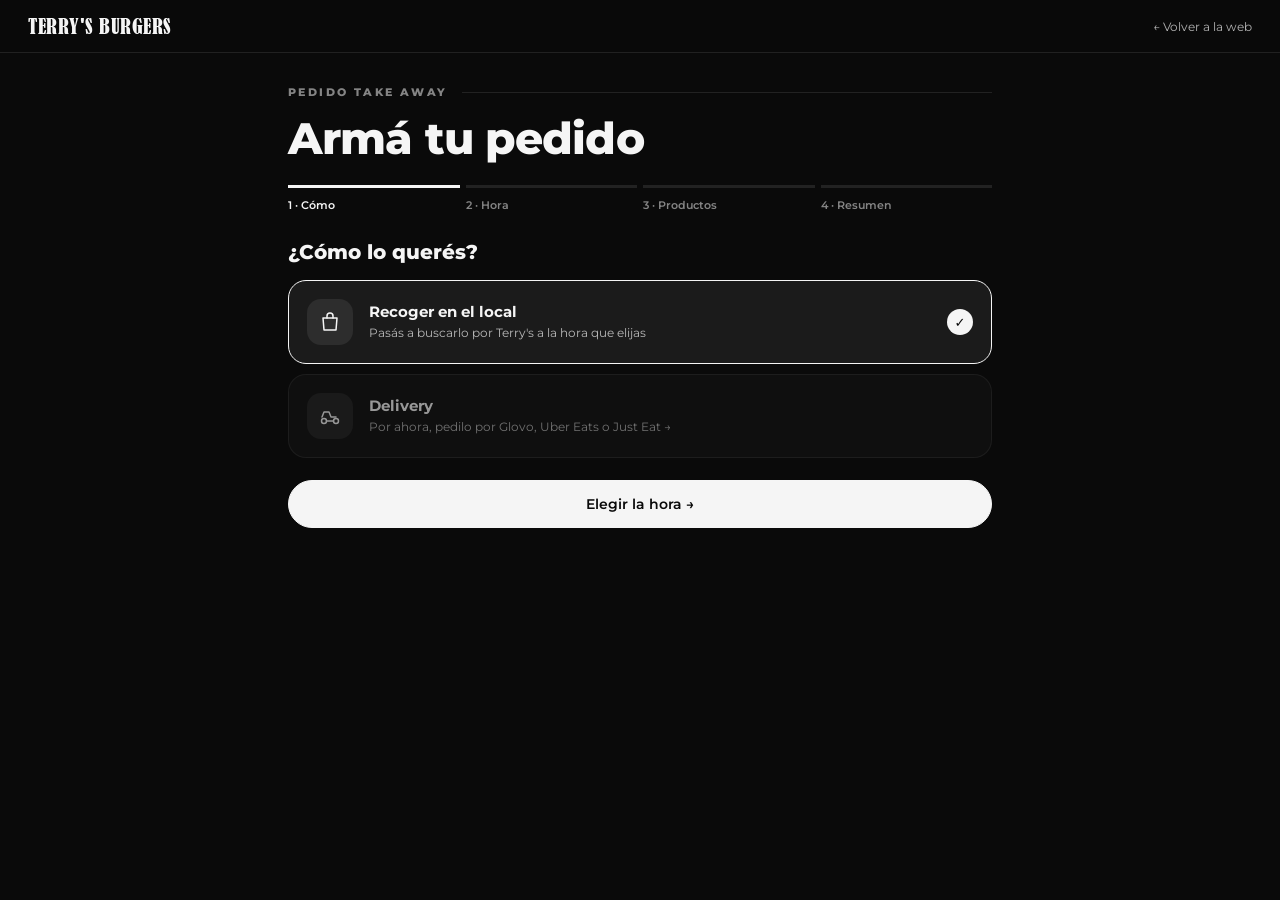
<file: pedido/index.html>
<!doctype html>
<html lang="es">
<head>
  <meta charset="utf-8" />
  <meta name="viewport" content="width=device-width, initial-scale=1, viewport-fit=cover" />
  <title>Pedido take away · Terry's Burgers</title>
  <meta name="description" content="Armá tu pedido de Terry's Burgers para recoger en el local, en Les Corts, Barcelona." />
  <meta name="theme-color" content="#0a0a0a" />
  <meta name="robots" content="noindex" />
  <link rel="icon" href="/favicon.ico" sizes="48x48" />
  <link rel="icon" type="image/png" sizes="192x192" href="/assets/img/icono/icono-192.png" />
  <link rel="apple-touch-icon" href="/assets/img/icono/icono-180.png" />
  <link rel="preconnect" href="https://fonts.googleapis.com">
  <link rel="preconnect" href="https://fonts.gstatic.com" crossorigin>
  <link href="https://fonts.googleapis.com/css2?family=Montserrat:wght@300;400;600;800&display=swap" rel="stylesheet">
  <link rel="stylesheet" href="pedido.css?v=13" />
</head>
<body>
  <header class="top">
    <a class="brand" href="../">TERRY'S BURGERS</a>
    <a class="topBack" href="../">← Volver a la web</a>
  </header>

  <main class="wrap">
    <div class="eyebrow"><span>Pedido take away</span><i></i></div>
    <h1 class="h1">Armá tu pedido</h1>

    <!-- Pasos -->
    <ol class="steps" id="steps">
      <li data-step="1">Cómo</li>
      <li data-step="2">Hora</li>
      <li data-step="3">Productos</li>
      <li data-step="4">Resumen</li>
    </ol>

    <!-- 1 · Cómo lo querés -->
    <section class="step" id="paso1" data-step="1">
      <h2 class="h2">¿Cómo lo querés?</h2>
      <div class="modos">
        <button type="button" class="modo isOn" data-modo="recoger" aria-pressed="true">
          <span class="modoIc" aria-hidden="true">
            <svg viewBox="0 0 24 24" fill="none" stroke="currentColor" stroke-width="1.5" stroke-linecap="round" stroke-linejoin="round"><path d="M5 8h14l-1 12H6z"/><path d="M9 8V6a3 3 0 0 1 6 0v2"/></svg>
          </span>
          <span class="modoTxt"><b>Recoger en el local</b><small>Pasás a buscarlo por Terry's a la hora que elijas</small></span>
          <span class="modoCheck" aria-hidden="true">✓</span>
        </button>
        <a class="modo modo--off" href="../#pedir">
          <span class="modoIc" aria-hidden="true">
            <svg viewBox="0 0 24 24" fill="none" stroke="currentColor" stroke-width="1.5" stroke-linecap="round" stroke-linejoin="round"><circle cx="6" cy="17" r="2.5"/><circle cx="18" cy="17" r="2.5"/><path d="M8.5 17h7M4 13l2-5h5l2 5h5"/></svg>
          </span>
          <span class="modoTxt"><b>Delivery</b><small>Por ahora, pedilo por Glovo, Uber Eats o Just Eat →</small></span>
        </a>
      </div>
      <button type="button" class="btn btn--solid" data-ir="2">Elegir la hora →</button>
    </section>

    <!-- 2 · Hora -->
    <section class="step" id="paso2" data-step="2" hidden>
      <h2 class="h2">¿A qué hora lo pasás a buscar?</h2>
      <div class="dias" id="dias" role="tablist" aria-label="Día"></div>
      <div class="turno" id="turnoMed"><div class="turnoT">Mediodía</div><div class="horas"></div></div>
      <div class="turno" id="turnoNoc"><div class="turnoT">Noche</div><div class="horas"></div></div>
      <p class="aviso" id="sinHoras" hidden>Hoy ya no quedan horarios. Elegí mañana.</p>
      <div class="acciones">
        <button type="button" class="btn" data-ir="1">← Atrás</button>
        <button type="button" class="btn btn--solid" data-ir="3" id="aProductos" disabled>Elegir productos →</button>
      </div>
    </section>

    <!-- 3 · Productos -->
    <section class="step" id="paso3" data-step="3" hidden>
      <div class="recogida" id="recogida"></div>
      <nav class="cats" id="cats" aria-label="Categorías"></nav>
      <div id="catalogo"></div>
    </section>

    <!-- 4 · Resumen -->
    <section class="step" id="paso4" data-step="4" hidden>
      <h2 class="h2">Tu pedido</h2>
      <div class="recogida" id="recogida2"></div>
      <ul class="lineas" id="lineas"></ul>
      <p class="aviso" id="vacio" hidden>Todavía no agregaste nada.</p>
      <div class="total"><span>Total</span><b id="total2">0,00 €</b></div>

      <form id="datos" class="datos" novalidate>
        <h3 class="h3">Tus datos</h3>
        <label class="campo"><span>Nombre</span>
          <input name="nombre" autocomplete="name" maxlength="80" placeholder="Tu nombre" required></label>
        <label class="campo"><span>Teléfono / WhatsApp</span>
          <span class="tel">
            <span class="telPais"><select id="pais" aria-label="País del teléfono"></select><span class="telPaisTxt" aria-hidden="true"></span></span>
            <input id="tel" type="tel" autocomplete="tel-national" inputmode="tel" maxlength="20" placeholder="600 000 000" required>
          </span></label>
        <label class="campo"><span>Email <small>(opcional, te mandamos el comprobante)</small></span>
          <input name="email" type="email" autocomplete="email" inputmode="email" maxlength="120" placeholder="tu@email.com"></label>
        <label class="campo"><span>Comentario <small>(opcional)</small></span>
          <textarea name="comentario" maxlength="500" rows="2" placeholder="Sin cebolla, alergias, salsa extra…"></textarea></label>
        <div class="hp" aria-hidden="true"><label>Web <input type="text" name="web" tabindex="-1" autocomplete="off"></label></div>
        <label class="check"><input type="checkbox" name="acepto" required>
          <span>Acepto que Terry's use estos datos solo para gestionar mi pedido.</span></label>

        <div class="pago" id="pago" hidden>
          <h3 class="h3">Cómo pagás</h3>
          <label class="pagoOp"><input type="radio" name="pago" value="online" checked>
            <span><b>Pagar ahora con tarjeta</b><small>Pago seguro en la página del banco.</small></span></label>
          <label class="pagoOp"><input type="radio" name="pago" value="local">
            <span><b>Pagar al retirar</b><small>En el local, con efectivo o tarjeta.</small></span></label>
        </div>
        <div class="pronto" id="pronto">
          <b>Pagás en el local cuando lo retirás</b>
          <span>Muy pronto vas a poder pagarlo online desde acá.</span>
        </div>
        <p class="msg" id="msg" role="status" aria-live="polite"></p>
        <div class="acciones">
          <button type="button" class="btn" data-ir="3">← Seguir agregando</button>
          <button type="submit" class="btn btn--solid" id="enviar">Enviar pedido</button>
        </div>
      </form>
    </section>

    <!-- Pedido enviado -->
    <section class="step" id="paso5" data-step="5" hidden>
      <div class="ok">
        <div class="okIc" id="okIc" aria-hidden="true">✓</div>
        <h2 class="h2" id="okTit">¡Pedido recibido!</h2>
        <p class="okNum" id="okNum"></p>
        <p class="okTxt" id="okTxt"></p>
        <p class="okTxt">Si necesitás cambiar algo, llamanos al <a href="tel:+34615351131">615 35 11 31</a>.</p>
        <div class="acciones acciones--centro">
          <a class="btn" href="../">Volver a la web</a>
          <button type="button" class="btn btn--solid" id="otro">Hacer otro pedido</button>
        </div>
      </div>
    </section>
  </main>

  <!-- Barra del pedido (abajo) -->
  <div class="carrito" id="carrito" hidden>
    <div class="carritoTxt"><b id="cantidad">0 productos</b><span id="total">0,00 €</span></div>
    <button type="button" class="btn btn--solid" data-ir="4">Ver pedido →</button>
  </div>

  <!-- Ventanita para elegir extras / quitar / salsa / partes del menú -->
  <div class="hoja" id="hoja" hidden></div>

  <script src="pedido.js?v=15"></script>
</body>
</html>
</file>
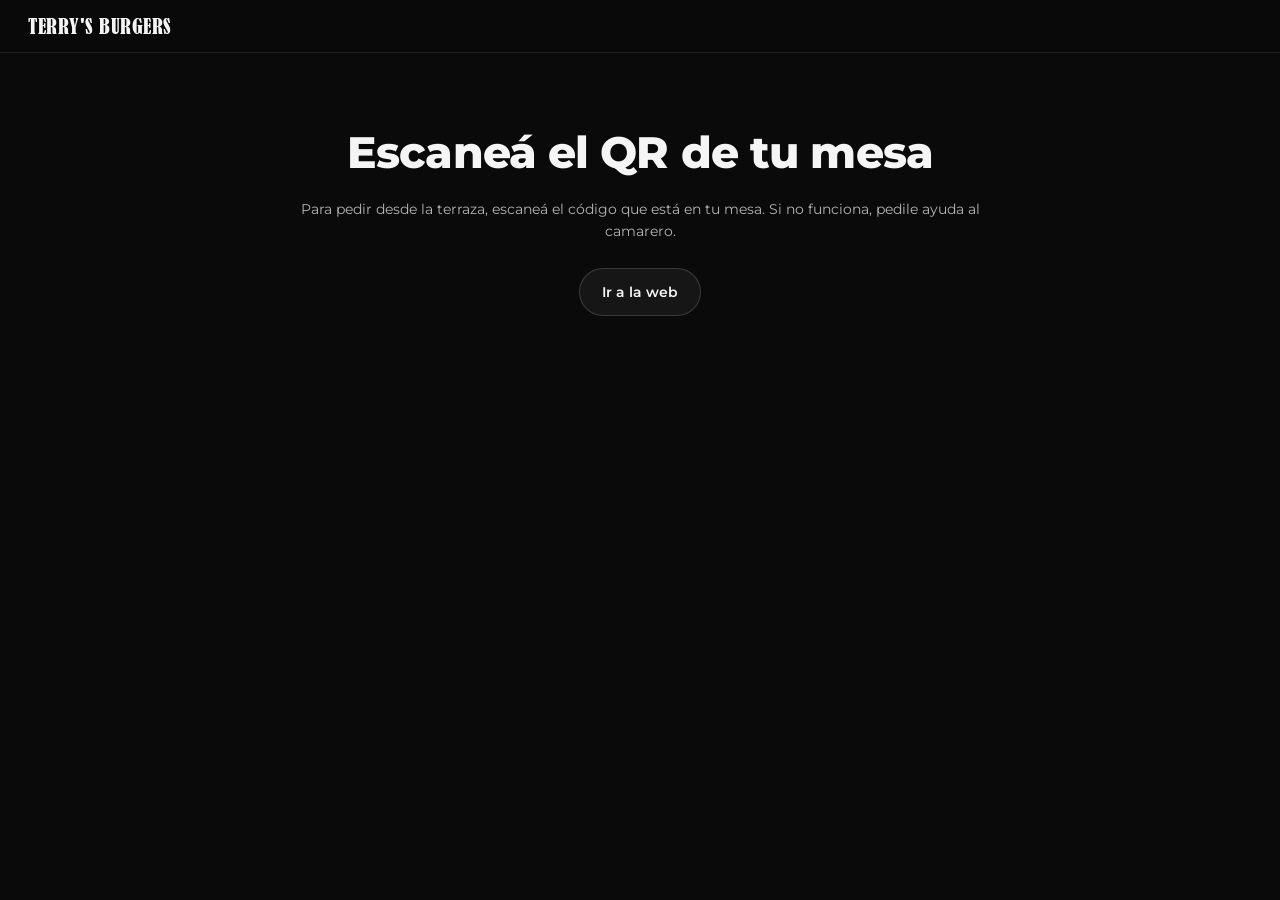
<file: terraza/index.html>
<!doctype html>
<html lang="es">
<head>
  <meta charset="utf-8" />
  <meta name="viewport" content="width=device-width, initial-scale=1, viewport-fit=cover" />
  <title>Pedido en la terraza · Terry's Burgers</title>
  <meta name="description" content="Pedí desde tu mesa en la terraza de Terry's Burgers." />
  <meta name="theme-color" content="#0a0a0a" />
  <meta name="robots" content="noindex" />
  <link rel="icon" href="/favicon.ico" sizes="48x48" />
  <link rel="icon" type="image/png" sizes="192x192" href="/assets/img/icono/icono-192.png" />
  <link rel="apple-touch-icon" href="/assets/img/icono/icono-180.png" />
  <link rel="preconnect" href="https://fonts.googleapis.com">
  <link rel="preconnect" href="https://fonts.gstatic.com" crossorigin>
  <link href="https://fonts.googleapis.com/css2?family=Montserrat:wght@300;400;600;800&display=swap" rel="stylesheet">
  <link rel="stylesheet" href="../pedido/pedido.css?v=13" />
</head>
<body>
  <header class="top">
    <span class="brand">TERRY'S BURGERS</span>
    <span class="topBack mesaNombre"></span>
  </header>

  <main class="wrap">
    <div class="eyebrow"><span>Pedido en la terraza</span><i></i></div>
    <h1 class="h1">Pedí desde tu mesa</h1>

    <!-- Pasos -->
    <ol class="steps" id="steps">
      <li data-step="1" hidden>Cómo</li>
      <li data-step="2" hidden>Hora</li>
      <li data-step="3">Productos</li>
      <li data-step="4">Resumen</li>
    </ol>

    <!-- 1 · Cómo lo querés -->
    <section class="step" id="paso1" data-step="1" hidden>
      <h2 class="h2">¿Cómo lo querés?</h2>
      <div class="modos">
        <button type="button" class="modo isOn" data-modo="recoger" aria-pressed="true">
          <span class="modoIc" aria-hidden="true">
            <svg viewBox="0 0 24 24" fill="none" stroke="currentColor" stroke-width="1.5" stroke-linecap="round" stroke-linejoin="round"><path d="M5 8h14l-1 12H6z"/><path d="M9 8V6a3 3 0 0 1 6 0v2"/></svg>
          </span>
          <span class="modoTxt"><b>Recoger en el local</b><small>Pasás a buscarlo por Terry's a la hora que elijas</small></span>
          <span class="modoCheck" aria-hidden="true">✓</span>
        </button>
        <a class="modo modo--off" href="../#pedir">
          <span class="modoIc" aria-hidden="true">
            <svg viewBox="0 0 24 24" fill="none" stroke="currentColor" stroke-width="1.5" stroke-linecap="round" stroke-linejoin="round"><circle cx="6" cy="17" r="2.5"/><circle cx="18" cy="17" r="2.5"/><path d="M8.5 17h7M4 13l2-5h5l2 5h5"/></svg>
          </span>
          <span class="modoTxt"><b>Delivery</b><small>Por ahora, pedilo por Glovo, Uber Eats o Just Eat →</small></span>
        </a>
      </div>
      <button type="button" class="btn btn--solid" data-ir="2">Elegir la hora →</button>
    </section>

    <!-- 2 · Hora -->
    <section class="step" id="paso2" data-step="2" hidden>
      <h2 class="h2">¿A qué hora lo pasás a buscar?</h2>
      <div class="dias" id="dias" role="tablist" aria-label="Día"></div>
      <div class="turno" id="turnoMed"><div class="turnoT">Mediodía</div><div class="horas"></div></div>
      <div class="turno" id="turnoNoc"><div class="turnoT">Noche</div><div class="horas"></div></div>
      <p class="aviso" id="sinHoras" hidden>Hoy ya no quedan horarios. Elegí mañana.</p>
      <div class="acciones">
        <button type="button" class="btn" data-ir="1">← Atrás</button>
        <button type="button" class="btn btn--solid" data-ir="3" id="aProductos" disabled>Elegir productos →</button>
      </div>
    </section>

    <!-- 3 · Productos -->
    <section class="step" id="paso3" data-step="3" hidden>
      <div class="recogida" id="recogida"></div>
      <nav class="cats" id="cats" aria-label="Categorías"></nav>
      <div id="catalogo"></div>
    </section>

    <!-- 4 · Resumen -->
    <section class="step" id="paso4" data-step="4" hidden>
      <h2 class="h2">Tu pedido</h2>
      <div class="recogida" id="recogida2"></div>
      <ul class="lineas" id="lineas"></ul>
      <p class="aviso" id="vacio" hidden>Todavía no agregaste nada.</p>
      <div class="total"><span>Total</span><b id="total2">0,00 €</b></div>

      <form id="datos" class="datos" novalidate>
        <label class="campo"><span>Tu nombre <small>(opcional)</small></span>
          <input name="nombre" autocomplete="given-name" maxlength="80" placeholder="Para saber de quién es"></label>
        <label class="campo"><span>Email <small>(opcional, te mandamos el comprobante)</small></span>
          <input name="email" type="email" autocomplete="email" inputmode="email" maxlength="120" placeholder="tu@email.com"></label>
        <label class="campo" hidden><span>Teléfono / WhatsApp</span>
          <span class="tel">
            <span class="telPais"><select id="pais" aria-label="País del teléfono"></select><span class="telPaisTxt" aria-hidden="true"></span></span>
            <input id="tel" type="tel" autocomplete="tel-national" inputmode="tel" maxlength="20" placeholder="600 000 000" required>
          </span></label>
        <label class="campo"><span>Comentario <small>(opcional)</small></span>
          <textarea name="comentario" maxlength="500" rows="2" placeholder="Alergias, sin cebolla, traer todo junto…"></textarea></label>
        <div class="hp" aria-hidden="true"><label>Web <input type="text" name="web" tabindex="-1" autocomplete="off"></label></div>
        <label class="check" hidden><input type="checkbox" name="acepto">
          <span>Acepto que Terry's use estos datos solo para gestionar mi pedido.</span></label>

        <div class="pago" id="pago" hidden>
          <h3 class="h3">Cómo pagás</h3>
          <label class="pagoOp"><input type="radio" name="pago" value="online" checked>
            <span><b>Pagar ahora con tarjeta</b><small>Pago seguro en la página del banco.</small></span></label>
          <label class="pagoOp"><input type="radio" name="pago" value="local">
            <span><b>Pagar al final, al camarero</b><small>Como siempre: cuando terminás, en la mesa.</small></span></label>
        </div>
        <div class="pronto" id="pronto">
          <b>Pagás al final, al camarero</b>
          <span>Te lo llevamos a la mesa. Muy pronto vas a poder pagarlo online desde acá.</span>
        </div>
        <p class="msg" id="msg" role="status" aria-live="polite"></p>
        <div class="acciones">
          <button type="button" class="btn" data-ir="3">← Seguir agregando</button>
          <button type="submit" class="btn btn--solid" id="enviar">Enviar pedido</button>
        </div>
      </form>
    </section>

    <!-- Pedido enviado -->
    <section class="step" id="paso5" data-step="5" hidden>
      <div class="ok">
        <div class="okIc" id="okIc" aria-hidden="true">✓</div>
        <h2 class="h2" id="okTit">¡Pedido recibido!</h2>
        <p class="okNum" id="okNum"></p>
        <p class="okTxt" id="okTxt"></p>
        <p class="okTxt">Si necesitás cambiar algo, avisale al camarero.</p>
        <div class="acciones acciones--centro">
          <button type="button" class="btn btn--solid" id="otro">Pedir algo más</button>
        </div>
      </div>
    </section>
  </main>

  <!-- Barra del pedido (abajo) -->
  <div class="carrito" id="carrito" hidden>
    <div class="carritoTxt"><b id="cantidad">0 productos</b><span id="total">0,00 €</span></div>
    <button type="button" class="btn btn--solid" data-ir="4">Ver pedido →</button>
  </div>

  <!-- Ventanita para elegir extras / quitar / salsa / partes del menú -->
  <div class="hoja" id="hoja" hidden></div>

  <script>window.TERRAZA = true;</script>
  <script src="../pedido/pedido.js?v=15"></script>
</body>
</html>
</file>
<file: pedido/pedido.css>
/* Terry's Burgers · Pedido take away (mismo estilo que la web: negro, Montserrat, Bernard) */
@font-face{
  font-family: "Bernard MT Condensed";
  src: url("../assets/fonts/BernardMTCondensed.ttf") format("truetype");
  font-display: swap;
}
:root{
  --bg:#0a0a0a; --fg:#f5f5f5;
  --muted:rgba(245,245,245,.72); --muted2:rgba(245,245,245,.52);
  --line:rgba(245,245,245,.16); --line2:rgba(245,245,245,.10);
  --card: rgba(245,245,245,.035);
  --pad: clamp(16px, 3vw, 28px);
  --display: "Bernard MT Condensed", Impact, "Arial Black", sans-serif;
}
*{ box-sizing: border-box; }
[hidden]{ display: none !important; }
html{ -webkit-text-size-adjust: 100%; }
body{
  margin: 0; background: var(--bg); color: var(--fg);
  font-family: "Montserrat", system-ui, -apple-system, Segoe UI, Roboto, Arial, sans-serif;
  -webkit-font-smoothing: antialiased;
}
body.conCarrito{ padding-bottom: 96px; }
button{ font: inherit; color: inherit; cursor: pointer; }
a{ color: inherit; }

/* Barra de arriba */
.top{
  position: sticky; top: 0; z-index: 20;
  display: flex; align-items: center; justify-content: space-between;
  padding: 14px var(--pad);
  background: rgba(10,10,10,.82); backdrop-filter: blur(12px); -webkit-backdrop-filter: blur(12px);
  border-bottom: 1px solid var(--line2);
}
.brand{ font-family: var(--display); font-size: 20px; letter-spacing: .5px; text-decoration: none; }
.topBack{ font-size: 12px; color: var(--muted); text-decoration: none; }
.topBack:hover{ color: var(--fg); }

.wrap{ max-width: 760px; margin: 0 auto; padding: 32px var(--pad) 48px; }
.eyebrow{ display: flex; align-items: center; gap: 14px; font-size: 11px; font-weight: 800; letter-spacing: .22em; text-transform: uppercase; color: var(--muted2); }
.eyebrow i{ flex: 1; height: 1px; background: var(--line2); }
.h1{ font-size: clamp(30px, 6vw, 44px); font-weight: 800; letter-spacing: -.02em; margin: 12px 0 20px; }
.h2{ font-size: 20px; font-weight: 800; margin: 0 0 16px; }

/* Pasos */
.steps{ list-style: none; padding: 0; margin: 0 0 28px; display: grid; grid-template-columns: repeat(4, 1fr); gap: 6px; counter-reset: paso; }
.steps li{
  counter-increment: paso; font-size: 11px; font-weight: 600; color: var(--muted2);
  padding-top: 10px; border-top: 3px solid var(--line2); transition: color .2s, border-color .2s;
}
.steps li::before{ content: counter(paso) " · "; }
.steps li.isDone{ color: var(--muted); border-color: rgba(245,245,245,.45); cursor: pointer; }
.steps li.isOn{ color: var(--fg); border-color: var(--fg); }

/* Botones */
.btn{
  display: inline-flex; align-items: center; justify-content: center; gap: 8px;
  padding: 14px 22px; border-radius: 999px; font-size: 14px; font-weight: 600;
  border: 1px solid var(--line); background: rgba(245,245,245,.05); text-decoration: none;
  transition: background .18s, transform .18s, opacity .18s;
}
.btn:hover:not(:disabled){ background: rgba(245,245,245,.1); transform: translateY(-1px); }
.btn--solid{ background: var(--fg); color: var(--bg); border-color: var(--fg); }
.btn--solid:hover:not(:disabled){ background: #fff; }
.btn:disabled{ opacity: .35; cursor: not-allowed; }
.acciones{ display: flex; justify-content: space-between; gap: 10px; margin-top: 26px; }
.acciones .btn{ white-space: nowrap; }
.step > .btn{ margin-top: 22px; width: 100%; }
.link{ background: none; border: 0; padding: 0; font-size: 13px; text-decoration: underline; text-underline-offset: 3px; color: var(--muted); }
.link:hover{ color: var(--fg); }

/* 1 · Cómo */
.modos{ display: grid; gap: 10px; }
.modo{
  display: flex; align-items: center; gap: 16px; text-align: left; text-decoration: none;
  padding: 18px; border-radius: 18px; border: 1px solid var(--line2); background: var(--card);
}
.modo.isOn{ border-color: var(--fg); background: rgba(245,245,245,.07); }
.modoIc{ width: 46px; height: 46px; flex: none; border-radius: 14px; display: grid; place-items: center; background: rgba(245,245,245,.08); }
.modoIc svg{ width: 24px; height: 24px; }
.modoTxt{ display: grid; gap: 4px; flex: 1; }
.modoTxt b{ font-size: 15px; }
.modoTxt small{ font-size: 12px; color: var(--muted); line-height: 1.4; }
.modoCheck{ width: 26px; height: 26px; border-radius: 50%; display: grid; place-items: center; background: var(--fg); color: var(--bg); font-size: 13px; font-weight: 800; }
.modo--off{ opacity: .6; }
.modo--off:hover{ opacity: .85; }

/* 2 · Hora */
.dias{ display: flex; gap: 8px; margin-bottom: 22px; }
.dia{
  flex: 1; display: grid; gap: 2px; padding: 12px; border-radius: 14px;
  border: 1px solid var(--line2); background: var(--card); text-transform: capitalize;
}
.dia b{ font-size: 14px; }
.dia small{ font-size: 11px; color: var(--muted2); }
.dia.isOn{ border-color: var(--fg); background: rgba(245,245,245,.08); }
.turno{ margin-bottom: 18px; }
.turnoT{ font-size: 11px; font-weight: 800; letter-spacing: .16em; text-transform: uppercase; color: var(--muted2); margin-bottom: 10px; }
.horas{ display: grid; grid-template-columns: repeat(auto-fill, minmax(76px, 1fr)); gap: 8px; }
.hora{
  padding: 11px 0; border-radius: 12px; border: 1px solid var(--line2); background: var(--card);
  font-size: 14px; font-weight: 600; font-variant-numeric: tabular-nums;
}
.hora:hover{ border-color: var(--line); }
.hora.isOn{ background: var(--fg); color: var(--bg); border-color: var(--fg); }
.aviso{ color: var(--muted); font-size: 14px; }

/* 3 · Productos */
.recogida{
  display: flex; align-items: center; justify-content: space-between; gap: 12px;
  padding: 12px 16px; border-radius: 14px; border: 1px solid var(--line2); background: var(--card);
  font-size: 13px; color: var(--muted); margin-bottom: 18px;
}
.recogida b{ color: var(--fg); }
.cats{
  position: sticky; top: 57px; z-index: 10;
  display: flex; gap: 6px; overflow-x: auto; scrollbar-width: none;
  margin: 0 calc(var(--pad) * -1) 6px; padding: 10px var(--pad);
  background: rgba(10,10,10,.9); backdrop-filter: blur(12px); -webkit-backdrop-filter: blur(12px);
}
.cats::-webkit-scrollbar{ display: none; }
.cat{
  flex: none; display: inline-flex; align-items: center; gap: 8px;
  padding: 10px 16px; border-radius: 999px; border: 1px solid var(--line2); background: var(--card);
  font-size: 13px; font-weight: 600; white-space: nowrap;
}
.cat.isOn{ background: var(--fg); color: var(--bg); border-color: var(--fg); }
.catN{ min-width: 20px; height: 20px; padding: 0 6px; border-radius: 999px; display: inline-grid; place-items: center; font-size: 11px; background: var(--fg); color: var(--bg); }
.cat.isOn .catN{ background: var(--bg); color: var(--fg); }

.grupoT{ display: flex; align-items: baseline; gap: 12px; flex-wrap: wrap; margin: 22px 0 10px; }
.grupoT h3{ margin: 0; font-family: var(--display); font-weight: normal; font-size: 26px; letter-spacing: .5px; text-transform: uppercase; }
.grupoT span{ font-size: 12px; color: var(--muted2); }
.items{ list-style: none; margin: 14px 0 0; padding: 0; display: grid; gap: 10px; }
.grupoT + .items{ margin-top: 0; }
.it{
  display: grid; grid-template-columns: 1fr auto; align-items: center; gap: 14px;
  padding: 14px; border-radius: 18px; border: 1px solid var(--line2); background: var(--card);
}
.it--foto{ grid-template-columns: 96px 1fr auto; }
.itImg{ width: 96px; height: 72px; object-fit: cover; border-radius: 12px; filter: grayscale(.15); }
.itInfo{ display: grid; gap: 4px; min-width: 0; }
.itNom{ font-size: 15px; }
.itDesc{ font-size: 12px; color: var(--muted); line-height: 1.4; }
.itPrecio{ font-size: 14px; font-weight: 600; font-variant-numeric: tabular-nums; }
.it--salsas{ grid-template-columns: 1fr; }
.salsas{ display: grid; gap: 8px; border-top: 1px solid var(--line2); padding-top: 12px; }
.salsa{ display: flex; align-items: center; justify-content: space-between; gap: 10px; font-size: 13px; color: var(--muted); }

/* Cantidad: "Agregar +" o − n + */
.stepper{ display: inline-flex; align-items: center; justify-self: end; }
.qAdd{
  padding: 9px 14px; border-radius: 999px; border: 1px solid var(--line); background: rgba(245,245,245,.05);
  font-size: 12px; font-weight: 600; white-space: nowrap;
}
.qAdd:hover{ background: rgba(245,245,245,.1); }
.stepper.isOn{ border-radius: 999px; background: var(--fg); color: var(--bg); padding: 3px; }
.q{
  width: 34px; height: 34px; border-radius: 50%; border: 0; background: transparent; color: var(--bg);
  font-size: 18px; font-weight: 600; line-height: 1;
}
.q:hover{ background: rgba(10,10,10,.1); }
.qN{ min-width: 22px; text-align: center; font-size: 14px; font-weight: 800; font-variant-numeric: tabular-nums; }

/* Barra del pedido abajo */
.carrito{
  position: fixed; left: 50%; bottom: calc(14px + env(safe-area-inset-bottom, 0px)); z-index: 30;
  translate: -50% 0; width: min(728px, calc(100% - 24px));
  display: flex; align-items: center; justify-content: space-between; gap: 12px;
  padding: 8px 8px 8px 20px; border-radius: 999px; border: 1px solid var(--line);
  background: rgba(20,20,20,.88); backdrop-filter: blur(14px); -webkit-backdrop-filter: blur(14px);
  box-shadow: 0 12px 34px rgba(0,0,0,.5);
  animation: sube .35s cubic-bezier(.2,.8,.2,1);
}
@keyframes sube{ from{ opacity: 0; translate: -50% 20px; } }
.carritoTxt{ display: grid; gap: 2px; font-size: 13px; }
.carritoTxt span{ color: var(--muted); font-variant-numeric: tabular-nums; }
.carrito .btn{ padding: 12px 20px; }

/* 4 · Resumen */
.lineas{ list-style: none; margin: 0; padding: 0; border-top: 1px solid var(--line2); }
.linea{
  display: grid; grid-template-columns: 1fr auto 76px; align-items: center; gap: 14px;
  padding: 14px 0; border-bottom: 1px solid var(--line2);
}
.lineaTxt{ display: grid; gap: 2px; }
.lineaTxt b{ font-size: 15px; }
.lineaTxt span{ font-size: 12px; color: var(--muted); }
.lineaPrecio{ text-align: right; font-weight: 600; font-variant-numeric: tabular-nums; }
.total{ display: flex; justify-content: space-between; align-items: baseline; padding: 18px 0; font-size: 15px; }
.total b{ font-size: 24px; font-variant-numeric: tabular-nums; }
.pronto{
  display: grid; gap: 6px; padding: 16px; border-radius: 16px;
  border: 1px dashed var(--line); font-size: 13px; color: var(--muted); line-height: 1.5;
}
.pronto b{ color: var(--fg); }

@media (max-width: 560px){
  .it--foto{ grid-template-columns: 72px 1fr; }
  .it--foto .itImg{ width: 72px; height: 60px; grid-row: span 2; }
  .it--foto .stepper{ grid-column: 2; justify-self: start; }
  .linea{ grid-template-columns: 1fr auto; }
  .linea .lineaPrecio{ grid-column: 2; grid-row: 1; }
  .linea .stepper{ grid-column: 1; justify-self: start; }
  .acciones .btn{ flex: 1 1 auto; padding: 14px 16px; }
  .acciones .btn:first-child{ flex: 0 0 auto; }
}
@media (prefers-reduced-motion: reduce){ *{ transition: none !important; animation: none !important; } }

/* Datos del cliente */
.datos{ display: grid; gap: 14px; margin-top: 10px; }
.h3{ font-size: 16px; font-weight: 800; margin: 6px 0 0; }
.campo{ display: grid; gap: 6px; }
.campo > span:first-child{ font-size: 11px; font-weight: 800; letter-spacing: .12em; text-transform: uppercase; color: var(--muted); }
.campo small{ font-weight: 400; letter-spacing: 0; text-transform: none; color: var(--muted2); }
.campo input, .campo textarea, .campo select{
  width: 100%; padding: 13px 14px; border-radius: 12px;
  border: 1px solid var(--line2); background: rgba(245,245,245,.04); color: var(--fg);
  font: inherit; font-size: 15px; outline: none;
}
.campo input:focus, .campo textarea:focus, .campo select:focus{ border-color: rgba(245,245,245,.32); background: rgba(245,245,245,.07); }
.campo textarea{ resize: vertical; min-height: 64px; }
.campo.isError input, .check.isError{ border-color: rgba(245,100,100,.7); }
.check.isError span{ color: #ff9c9c; }
.tel{ display: grid; grid-template-columns: 104px 1fr; gap: 8px; }
.telPais{ position: relative; }
.telPais select{ appearance: none; color: transparent; cursor: pointer; }
.telPais select option{ color: var(--fg); background: #111; }
.telPaisTxt{ position: absolute; inset: 0 auto 0 14px; display: flex; align-items: center; pointer-events: none; font-size: 15px; }
.telPais::after{ content: "▾"; position: absolute; right: 12px; top: 50%; translate: 0 -50%; font-size: 11px; color: var(--muted2); pointer-events: none; }
.hp{ position: absolute; left: -9999px; width: 1px; height: 1px; overflow: hidden; }
.check{ display: flex; gap: 10px; align-items: flex-start; font-size: 13px; color: var(--muted); line-height: 1.45; cursor: pointer; }
.check input{ width: 18px; height: 18px; margin: 1px 0 0; accent-color: var(--fg); flex: none; }
.msg{ min-height: 1em; margin: 0; font-size: 13px; color: #ff9c9c; }
.msg:empty{ display: none; }

/* Pedido enviado */
.ok{ text-align: center; padding: 28px 0; }
.okIc{ width: 64px; height: 64px; margin: 0 auto 16px; border-radius: 50%; display: grid; place-items: center; background: var(--fg); color: var(--bg); font-size: 30px; font-weight: 800; }
.okNum{ font-family: var(--display); font-size: 30px; letter-spacing: .5px; margin: 0 0 10px; }
.okTxt{ color: var(--muted); font-size: 14px; line-height: 1.55; margin: 0 0 8px; }
.okTxt b{ color: var(--fg); }
.acciones--centro{ justify-content: center; }

/* Productos con opciones: botón "Elegir" y ventanita */
.elegir{ display: grid; justify-items: end; gap: 6px; }
.enPedido{ font-size: 11px; font-weight: 700; color: var(--bg); background: var(--fg); padding: 3px 9px; border-radius: 999px; white-space: nowrap; }
body.hojaAbierta{ overflow: hidden; }
.hoja{ position: fixed; inset: 0; z-index: 50; display: grid; align-items: end; justify-items: center; }
.hoja[hidden]{ display: none; }
.hojaFondo{ position: absolute; inset: 0; background: rgba(0,0,0,.62); backdrop-filter: blur(3px); -webkit-backdrop-filter: blur(3px); }
.hoja.entra .hojaFondo{ animation: aparece .2s ease; }
.hoja.entra .hojaCaja{ animation: subeHoja .28s cubic-bezier(.2,.8,.2,1); }
.hojaCaja{
  position: relative; width: min(560px, 100%); max-height: min(88vh, 88svh); overflow: auto; overscroll-behavior: contain;
  padding: 22px var(--pad) calc(16px + env(safe-area-inset-bottom, 0px)); outline: none;
  background: #141414; border: 1px solid var(--line); border-bottom: 0; border-radius: 22px 22px 0 0;
  box-shadow: 0 -18px 50px rgba(0,0,0,.55);
}
@media (min-width: 700px){
  .hoja{ align-items: center; }
  .hojaCaja{ border-radius: 22px; border-bottom: 1px solid var(--line); }
}
@keyframes aparece{ from{ opacity: 0; } }
@keyframes subeHoja{ from{ transform: translateY(40px); opacity: 0; } }
.hojaX{ position: absolute; top: 12px; right: 12px; width: 36px; height: 36px; border-radius: 50%; border: 1px solid var(--line); background: rgba(245,245,245,.06); color: var(--fg); font-size: 20px; line-height: 1; z-index: 1; }
/* foto grande: de borde a borde arriba de la ventanita, un poco recortada para que el producto se vea más grande */
.hojaImg{ display: block; width: calc(100% + 2 * var(--pad)); max-width: none; margin: -22px calc(-1 * var(--pad)) 16px; aspect-ratio: 4 / 3; max-height: min(460px, 52vh); object-fit: cover; background: #000; border-radius: 21px 21px 0 0; }
.hojaCaja h3{ margin: 0 44px 4px 0; font-family: var(--display); font-weight: normal; font-size: 30px; letter-spacing: .5px; text-transform: uppercase; }
.hojaCaja h3 small{ font-family: inherit; font-size: 18px; color: var(--muted); }
.hojaDesc{ margin: 0 0 6px; font-size: 13px; color: var(--muted); }
.grupo{ border: 0; padding: 0; margin: 16px 0 0; display: grid; gap: 6px; }
.grupo legend{ display: flex; align-items: baseline; justify-content: space-between; gap: 10px; width: 100%; padding: 0 0 6px; font-size: 13px; font-weight: 700; letter-spacing: .04em; text-transform: uppercase; }
.grupo legend small{ font-size: 11px; font-weight: 600; letter-spacing: 0; text-transform: none; color: var(--muted2); }
.grupo legend small.falta{ color: #ffb15c; }
.op{
  display: flex; align-items: center; gap: 10px; padding: 11px 12px; border-radius: 12px;
  border: 1px solid var(--line2); background: var(--card); font-size: 14px; cursor: pointer;
}
.op.isOn{ border-color: var(--fg); background: rgba(245,245,245,.08); }
.op input{ width: 18px; height: 18px; accent-color: #f5f5f5; margin: 0; flex: none; }
.op input:disabled + span{ opacity: .4; }
.op span{ flex: 1; }
.op em{ font-style: normal; font-size: 13px; font-weight: 600; color: var(--muted); font-variant-numeric: tabular-nums; }
.hojaPie{
  position: sticky; bottom: calc(-16px - env(safe-area-inset-bottom, 0px)); margin: 18px calc(var(--pad) * -1) calc(-16px - env(safe-area-inset-bottom, 0px));
  padding: 12px var(--pad) calc(16px + env(safe-area-inset-bottom, 0px));
  display: flex; align-items: center; justify-content: space-between; gap: 12px;
  background: #141414; border-top: 1px solid var(--line2);
}
.hojaPie .btn{ flex: 1; justify-content: center; }

/* Lista continua: una sección por categoría */
.secCat{ scroll-margin-top: 130px; }
.secCat + .secCat{ margin-top: 34px; }
.secT{ margin: 26px 0 0; font-family: var(--display); font-weight: normal; font-size: 34px; letter-spacing: .5px; text-transform: uppercase; }
.secCat .grupoT h3{ font-size: 22px; color: var(--muted); }

/* Producto sin foto: recuadro gris con ícono */
.itImg--vacia{ display: grid; place-items: center; background: rgba(245,245,245,.07); color: rgba(245,245,245,.32); }

/* Toda la tarjeta abre las opciones; en la ventanita, la foto y la cruz vuelven a la carta */
.it--opc, .it--ver{ cursor: pointer; transition: border-color .15s, background .15s; }
.it--opc:hover, .it--ver:hover{ border-color: var(--line); background: rgba(245,245,245,.06); }
.it--opc:focus-visible, .it--ver:focus-visible{ outline: 2px solid var(--fg); outline-offset: 2px; }
.it--ver .stepper{ cursor: default; }
.hojaImg{ cursor: pointer; }
.hojaX{ width: 42px; height: 42px; font-size: 24px; background: rgba(10,10,10,.75); border-color: rgba(245,245,245,.35); backdrop-filter: blur(6px); -webkit-backdrop-filter: blur(6px); }

/* Lo que ya está en el pedido, debajo de cada producto con opciones (con − n + para sacar) */
.itLineas{ grid-column: 1 / -1; list-style: none; margin: 2px 0 0; padding: 10px 0 0; border-top: 1px solid var(--line2); display: grid; gap: 8px; cursor: default; }
.itLinea{ display: flex; align-items: center; justify-content: space-between; gap: 10px; font-size: 13px; }
.itLinea > span{ display: grid; gap: 2px; color: var(--muted); min-width: 0; }
.itLinea small{ font-size: 12px; font-weight: 600; color: var(--fg); font-variant-numeric: tabular-nums; }

/* Simple o doble: aclaración debajo del nombre */
.op .opSub{ display: block; font-size: 12px; color: var(--muted); font-weight: 400; margin-top: 1px; }

/* Cómo pagás (pago online con tarjeta o en el local) */
.pago{ display: grid; gap: 10px; }
.pago .h3{ margin-bottom: 2px; }
.pagoOp{
  display: flex; gap: 12px; align-items: flex-start; padding: 14px 16px; border-radius: 16px;
  border: 1px solid var(--line); background: var(--card); cursor: pointer;
}
.pagoOp:has(input:checked){ border-color: var(--fg); }
.pagoOp input{ width: 18px; height: 18px; margin: 2px 0 0; accent-color: var(--fg); flex: none; }
.pagoOp span{ display: grid; gap: 3px; }
.pagoOp b{ font-size: 15px; }
.pagoOp small{ font-size: 13px; color: var(--muted); line-height: 1.45; }
.okIc.isEspera{ background: transparent; border: 3px solid var(--line); border-top-color: var(--fg); color: transparent; animation: girar 1s linear infinite; }
.okIc.isMal{ background: transparent; border: 2px solid rgba(245,100,100,.7); color: #ff9c9c; }
@keyframes girar{ to { transform: rotate(360deg); } }
</file>
